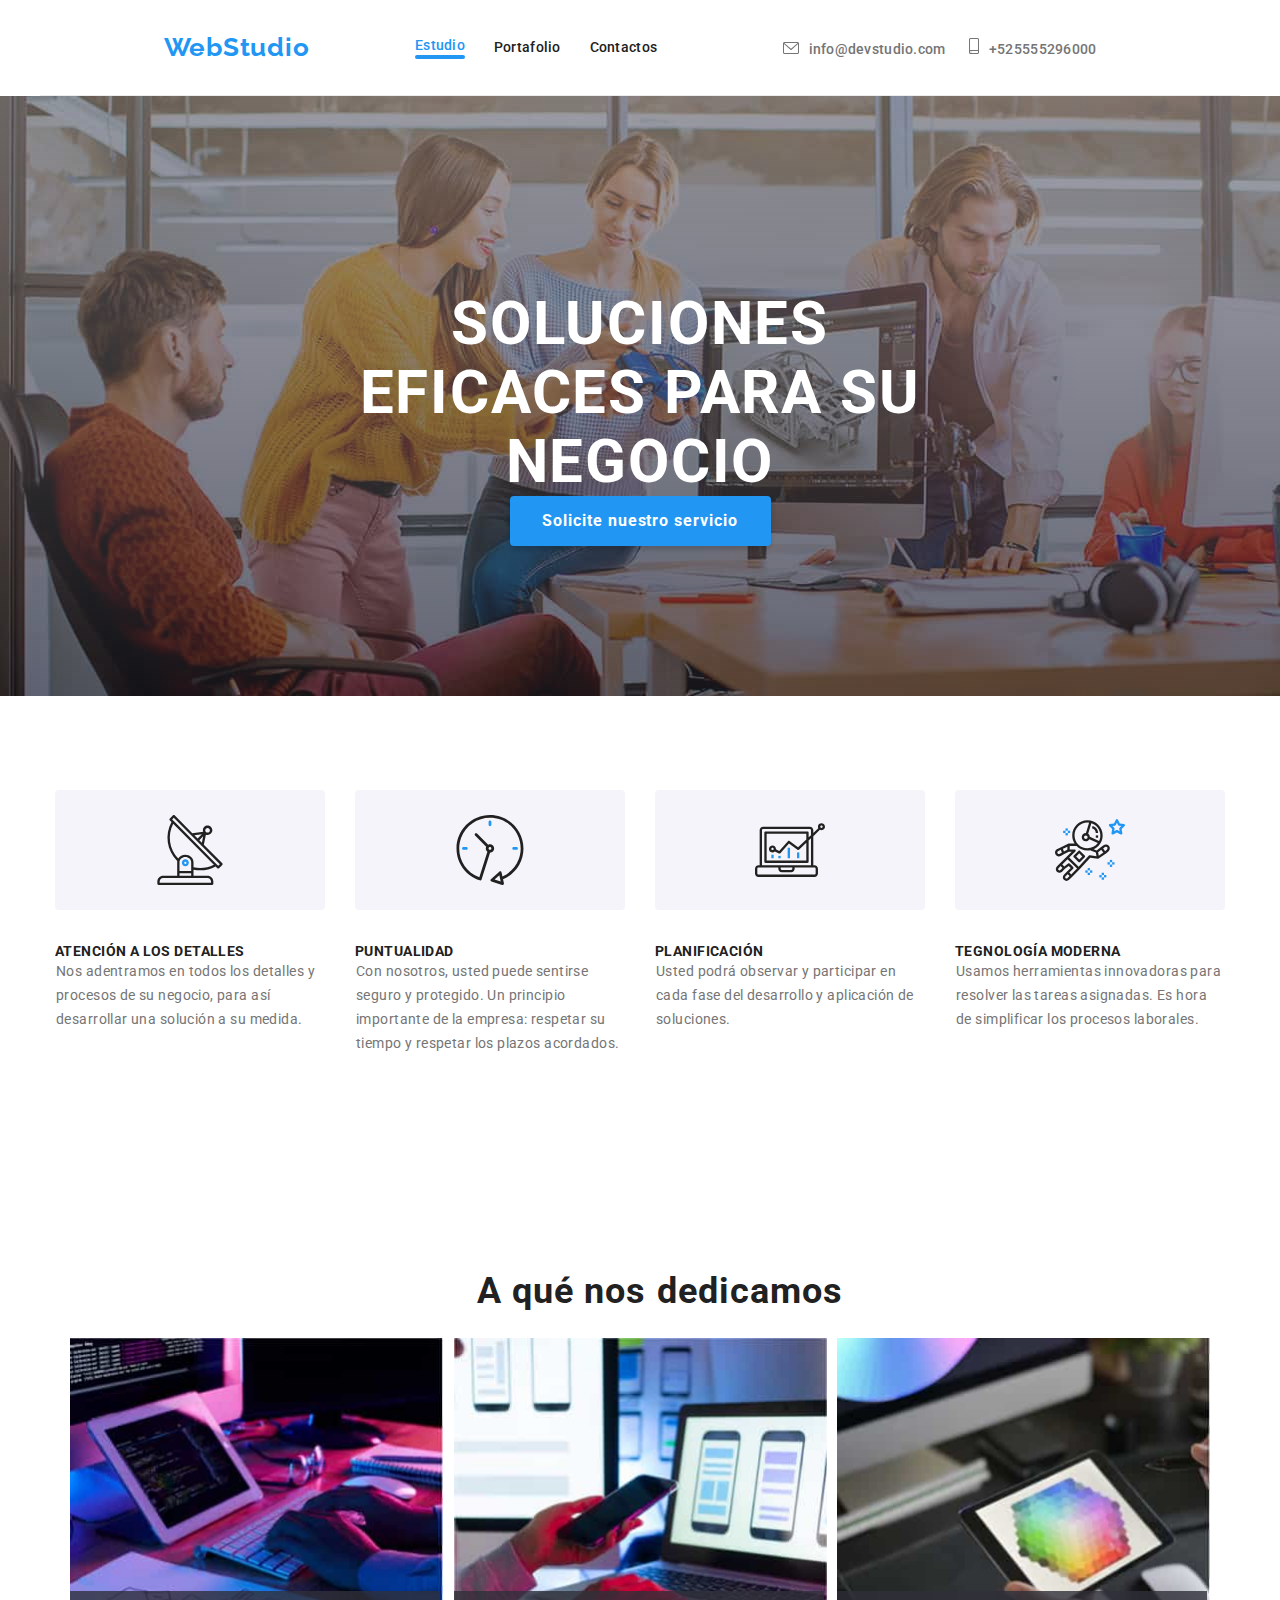
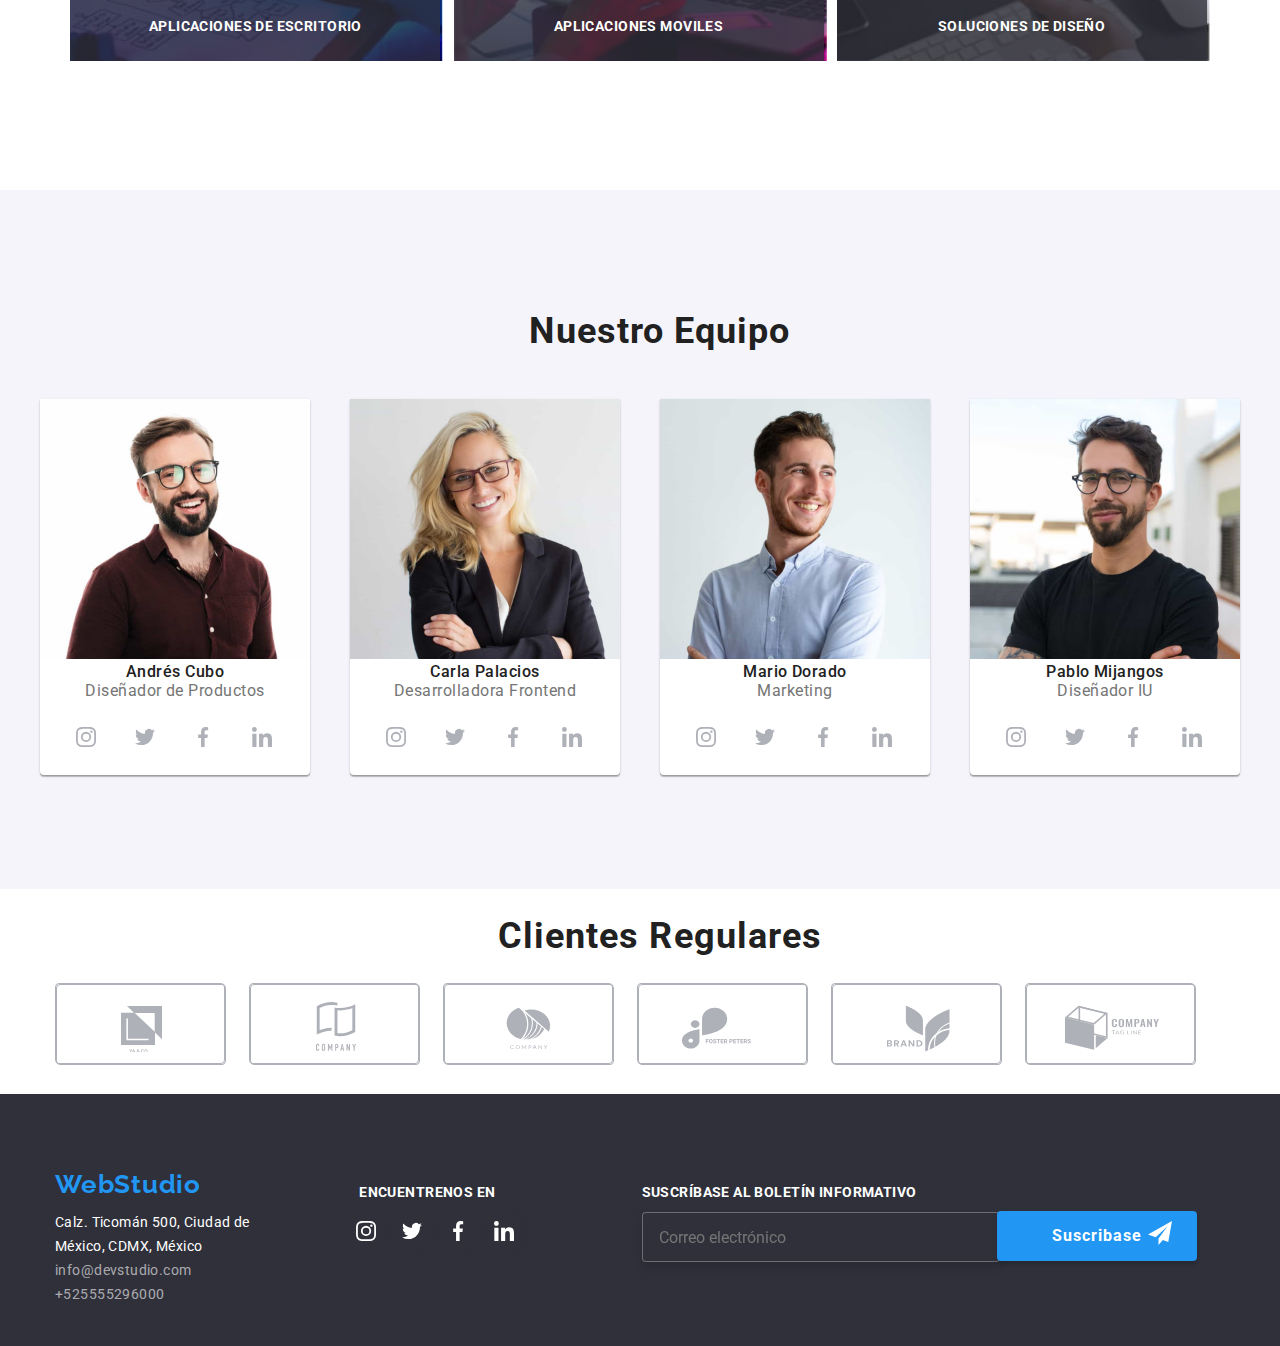
<file: index.html>
<!DOCTYPE html>
<html lang="en">
  <head>
    <meta charset="UTF-8">
    <meta http-equiv="X-UA-Compatible" content="IE=edge">
    <meta name="viewport" content="width=device-width, initial-scale=1.0">
    <title>WebStudio</title>
    <link
      rel="stylesheet"
      href="https://cdnjs.cloudflare.com/ajax/libs/modern-normalize/1.1.0/modern-normalize.css">
    <link rel="stylesheet" href="./css/styles.css">
    <link rel="stylesheet" href="./css/main.min.css">
    <link rel="preconnect" href="https://fonts.googleapis.com">
    <link rel="preconnect" href="https://fonts.gstatic.com" crossorigin>
    <link
      href="https://fonts.googleapis.com/css2?family=Raleway:wght@700&family=Roboto:wght@400;500;700;900&display=swap"
      rel="stylesheet"
      >
  </head>
  <body>
    <header class="container">
          <ul class="page-header">
            <li><a class="logo" href="index.html">WebStudio</a></li>
            <ul class="menu-list">
            <li><a class="menu-list__link active" href="index.html">Estudio</a></li>
            <li><a class="menu-list__link" href="portfolio.html">Portafolio</a></li>
            <li><a class="menu-list__link" href="#">Contactos</a></li>
            </ul>
            <ul>
            <li class="menu-list__link-contact">
              <a class="menu-list__link-contact" href="mailto:info@devstudio.com">
                    <svg class="menu-list__link-iconmail">
                      <use href="./images/svg/icons.svg#sobre"></use>
                    </svg>info@devstudio.com</a
              >
              <a class="menu-list__link-contact" href="tel:+525555296000">
                    <svg class="menu-list__link-icontel">
                      <use href="./images/svg/icons.svg#telefono"></use>
                    </svg>+525555296000</a>
            </li>
            </ul>
          </ul>
    </header>
    <main>
      <div class="main">
        <section class="container main__title">
          <h1>SOLUCIONES EFICACES PARA SU NEGOCIO</h1>
            <button class="main__button" type="button" data-modal-open>
            Solicite nuestro servicio
          </button>
          <div class="backdrop is-hidden" data-modal>
            <div class="backdrop__modal">
              <button class="backdrop__modal-close" data-modal-close>
                    <svg class="backdrop__modal-closesvg">
                      <use href="./images/svg/icons.svg#close"></use>
                    </svg>
              </button>
              <h3 class="backdrop__modal-title">Deje sus datos, nos contactaremos con usted</h3>

              <form>
                <label class="backdrop__modal-name" for="input-name">
                  Nombre
                </label>
                <div class="backdrop__modal-group">
                <input class="modal-form-input" type="text" name="name" id="input-name" required placeholder="Ingresa tu nombre">
                <svg class="modal-form-svg">
                  <use href="./images/svg/icons.svg#persona-negra"></use>
                </svg>
                </div>
                
                <label class="name" for="input-telefono">
                  Teléfono
                </label>
                <div class="backdrop__modal-group">
                <input class="modal-form-input" type="number" name="telefono" id="input-telefono" required placeholder="Ingresa tu telefono">
                <svg class="modal-form-svg">
                  <use href="./images/svg/icons.svg#tel-negro"></use>
                </svg>
                </div>

                <label class="name" for="input-email">
                  Email
                </label>
                <div class="backdrop__modal-group">
                <input class="modal-form-input" type="email" name="email" id="input-email" required placeholder="Ingresa tu correo">
                <svg class="modal-form-svg">
                  <use href="./images/svg/icons.svg#email"></use>
                </svg>
                </div>

                <label class="name" for="input-coment">
                  Comentarios
                </label>
                <div class="backdrop__modal-group">
                <textarea class="backdrop__modal-textarea" cols="50" rows="5" name="coment" id="input-coment" placeholder="Ingresa el texto">
                </textarea>
                </div>
                
                <div class="backdrop__modal-content">
                  <input type="checkbox" name="input-checkbox" value="terminos">
                <label class="backdrop__modal-check" for="input-checkbox">
                    Estoy de acuerdo con el boletín informativo y acepto los Términos y Condiciones.
                </label>
                </div>
                <button class="backdrop__modal-button" type="submit">Enviar</button>
              </form>

            </div>
          </div>
        </section>
      </div>
      <section>
        <div class="ours-services container">
          <ul>
            <li>
                  <a href="#">
                    <svg class="">
                      <use href="./images/svg/icons.svg#antena"></use>
                    </svg>
                  </a>
            </li>
           <li>
            ATENCIÓN A LOS DETALLES
            <p class="ours-services__text">
              Nos adentramos en todos los detalles y procesos de su negocio,
              para así desarrollar una solución a su medida.
            </p>
          </li>
          </ul>
          <ul>
            <li>
                  <a href="#">
                    <svg>
                      <use href="./images/svg/icons.svg#reloj"></use>
                    </svg>
                  </a>
            </li>
            <li>
            PUNTUALIDAD
            <p class="ours-services__text">
              Con nosotros, usted puede sentirse seguro y protegido. Un
              principio importante de la empresa: respetar su tiempo y respetar
              los plazos acordados.
            </p>
          </li>
          </ul>
          <ul>
            <li>
                  <a href="#">
                    <svg class="">
                      <use href="./images/svg/icons.svg#grafica"></use>
                    </svg>
                  </a>
            </li>
          <li>
            PLANIFICACIÓN
            <p class="ours-services__text">
              Usted podrá observar y participar en cada fase del desarrollo y
              aplicación de soluciones.
            </p>
          </li>
          </ul>
          <ul>
            <li>
                  <a href="#">
                    <svg class="">
                      <use href="./images/svg/icons.svg#astronauta"></use>
                    </svg>
                  </a>
            </li>
          <li>
            TEGNOLOGÍA MODERNA
            <p class="ours-services__text">
              Usamos herramientas innovadoras para resolver las tareas
              asignadas. Es hora de simplificar los procesos laborales.
            </p>
          </li>
        </ul>
        </div>
      </section>
      <section>
        <div class="container titles-team">
          <h2 class="titles-team">A qué nos dedicamos</h2>
          <div class="titles-team__images">
          <img
            src="./images/image1.jpg"
            alt="image1"
            width="373"
          >
          <div class="titles-team__bgimages">
            <p>Aplicaciones de Escritorio</p></div>
          </div>
          <div class="titles-team__images">
          <img
            src="./images/image2.jpg"
            alt="image2"
            width="373"
          >
          <div class="titles-team__bgimages">
            <p>Aplicaciones Moviles</p></div>
          </div>
          <div class="titles-team__images">
          <img
            src="./images/image3.jpg"
            alt="image3"
            width="373"
          >
          <div class="titles-team__bgimages">
            <p>Soluciones de Diseño</p></div>
          </div>
        </div>
      </section>
      <section class="bgcolor-team">
        <div class="container">
          <h2 class="titles-team">Nuestro Equipo</h2>
          <ul class="team-container">
            <li class="team-card">
              <img
                src="./images/team1.jpg"
                alt="Diseñador de prouctos"
                width="270"
              >
              <h3 class="title-team">Andrés Cubo</h3>
              <p class="rol-team">Diseñador de Productos</p>
              <div class="redes-icons-team">
                <div class="social-container">
                  <a class="social-container" href="#">
                    <svg class="icon-redes">
                      <use href="./images/svg/icons.svg#instagram"></use>
                    </svg>
                  </a>
                </div>
                 <div class="social-container">
                  <a class="social-container" href="#">
                    <svg class="icon-redes">
                      <use href="./images/svg/icons.svg#twitter"></use>
                    </svg>
                  </a>
                </div>
                  <div class="social-container">
                  <a class="social-container" href="#">
                    <svg class="icon-redes">
                      <use href="./images/svg/icons.svg#facebook"></use>
                    </svg>
                  </a>
                </div>
                  <div class="social-container">
                  <a class="social-container" href="#">
                    <svg class="icon-redes">
                      <use href="./images/svg/icons.svg#linkedin"></use>
                    </svg>
                  </a>
                </div>
                </div>
            </li>
            <li class="team-card">
              <img
                src="./images/team2.jpg"
                alt="Desarroladora Frontend"
                width="270"
              >
              <h3 class="title-team">Carla Palacios</h3>
              <p class="rol-team">Desarrolladora Frontend</p>
              <div class="redes-icons-team">
                <div class="social-container">
                  <a class="social-container" href="#">
                    <svg class="icon-redes">
                      <use href="./images/svg/icons.svg#instagram"></use>
                    </svg>
                  </a>
                </div>
                 <div class="social-container">
                  <a class="social-container" href="#">
                    <svg class="icon-redes">
                      <use href="./images/svg/icons.svg#twitter"></use>
                    </svg>
                  </a>
                </div>
                  <div class="social-container">
                  <a class="social-container" href="#">
                    <svg class="icon-redes">
                      <use href="./images/svg/icons.svg#facebook"></use>
                    </svg>
                  </a>
                </div>
                  <div class="social-container">
                  <a class="social-container" href="#">
                    <svg class="icon-redes">
                      <use href="./images/svg/icons.svg#linkedin"></use>
                    </svg>
                  </a>
                </div>
                </div>
            </li>
            <li class="team-card">
              <img
                src="./images/team3.jpg"
                alt="Marketing"
                width="270"
              >
              <h3 class="title-team">Mario Dorado</h3>
              <p class="rol-team">Marketing</p>
              <div class="redes-icons-team">
                <div class="social-container">
                  <a class="social-container" href="#">
                    <svg class="icon-redes">
                      <use href="./images/svg/icons.svg#instagram"></use>
                    </svg>
                  </a>
                </div>
                 <div class="social-container">
                  <a class="social-container" href="#">
                    <svg class="icon-redes">
                      <use href="./images/svg/icons.svg#twitter"></use>
                    </svg>
                  </a>
                </div>
                  <div class="social-container">
                  <a class="social-container" href="#">
                    <svg class="icon-redes">
                      <use href="./images/svg/icons.svg#facebook"></use>
                    </svg>
                  </a>
                </div>
                  <div class="social-container">
                  <a class="social-container" href="#">
                    <svg class="icon-redes">
                      <use href="./images/svg/icons.svg#linkedin"></use>
                    </svg>
                  </a>
                </div>
                </div>
            </li>
            <li class="team-card">
              <img
                src="./images/team4.jpg"
                alt="Diseñador IU"
                width="270"
              >
              <h3 class="title-team">Pablo Mijangos</h3>
              <p class="rol-team">Diseñador IU</p>
              <div class="redes-icons-team">
                <div class="social-container">
                  <a class="social-container" href="#">
                    <svg class="icon-redes">
                      <use href="./images/svg/icons.svg#instagram"></use>
                    </svg>
                  </a>
                </div>
                 <div class="social-container">
                  <a class="social-container" href="#">
                    <svg class="icon-redes">
                      <use href="./images/svg/icons.svg#twitter"></use>
                    </svg>
                  </a>
                </div>
                  <div class="social-container">
                  <a class="social-container" href="#">
                    <svg class="icon-redes">
                      <use href="./images/svg/icons.svg#facebook"></use>
                    </svg>
                  </a>
                </div>
                  <div class="social-container">
                  <a class="social-container" href="#">
                    <svg class="icon-redes">
                      <use href="./images/svg/icons.svg#linkedin"></use>
                    </svg>
                  </a>
                </div>
                </div>
            </li>
          </ul>
        </div>
      </section>
      
      <section class="container">
          <h2 class="titles-clients">Clientes Regulares</h2>

                <div class="clients-container">
                  <a class="clients-container" href="#">
                    <svg class="clients">
                      <use href="./images/svg/icons.svg#client1"></use>
                    </svg>
                  </a>
                </div>

                <div class="clients-container">
                  <a class="clients-container" href="#">
                    <svg class="clients">
                      <use href="./images/svg/icons.svg#client2"></use>
                    </svg>
                  </a>
                </div>

                <div class="clients-container">
                  <a class="clients-container" href="#">
                    <svg class="clients">
                      <use href="./images/svg/icons.svg#client3"></use>
                    </svg>
                  </a>
                </div>
                
                <div class="clients-container">
                  <a class="clients-container" href="#">
                    <svg class="clients">
                      <use href="./images/svg/icons.svg#client4"></use>
                    </svg>
                  </a>
                </div>

                <div class="clients-container">
                  <a class="clients-container" href="#">
                    <svg class="clients">
                      <use href="./images/svg/icons.svg#client5"></use>
                    </svg>
                  </a>
                </div>

                <div class="clients-container">
                  <a class="clients-container" href="#">
                    <svg class="clients">
                      <use href="./images/svg/icons.svg#client6"></use>
                    </svg>
                  </a>
                </div>
      </section>
    </main>

    <footer class="bg-footer">
        <section class="bg-contain-footer">
        <address>
          <ul>
            <li>
            <a class="logo" href="index.html">WebStudio</a> 
            </li>
            <li class="address">
              Calz. Ticomán 500, Ciudad de México, CDMX, México
            </li>
            <ul class="contact-footer">
            <li>
              <a class="contact-footer" href="mailto:info@devstudio.com"
                >info@devstudio.com</a
              >
            </li>
            <li>
              <a class="contact-footer" href="tel:+525555296000">+525555296000</a>
            </li>
            </ul>
        </ul>
        </address>
        <div>
          <h2 class="title-redes">Encuentrenos en</h2>
              <div class="container-footer">
                <div class="container__social">
                  <a class="container__social" href="#">
                    <svg class="container__social-icon">
                      <use href="./images/svg/icons.svg#instagram"></use>
                    </svg>
                  </a>
                </div>

                 <div class="container__social">
                  <a class="container__social" href="#">
                    <svg class="container__social-icon">
                      <use href="./images/svg/icons.svg#twitter"></use>
                    </svg>
                  </a>
                </div>
                
                  <div class="container__social">
                  <a class="container__social" href="#">
                    <svg class="container__social-icon">
                      <use href="./images/svg/icons.svg#facebook"></use>
                    </svg>
                  </a>
                </div>

                  <div class="container__social">
                  <a class="container__social" href="#">
                    <svg class="container__social-icon">
                      <use href="./images/svg/icons.svg#linkedin"></use>
                    </svg>
                  </a>
                </div>
              </div>
            </div>
            <form>
            <div>
                <label class="suscrib" for="input-sucrib">
                  SUSCRÍBASE al boletín informativo
                </label>
                <div class="suscrib__modal">
                <input class="suscrib__modal-suscrib" type="email" name="suscrib" id="input-suscrib" required placeholder="Correo electrónico">
                <button class="suscrib__botton" type="submit">
                  Suscribase
                <svg class="suscrib_svg">
                  <use href="./images/svg/icons.svg#boton-suscrib"></use>
                </svg>
                </button>
                </div>
              </div>
              </form>
              </section>
    </footer>
    <script src="./js/modal.js"></script>
  </body>
</html>
</file>
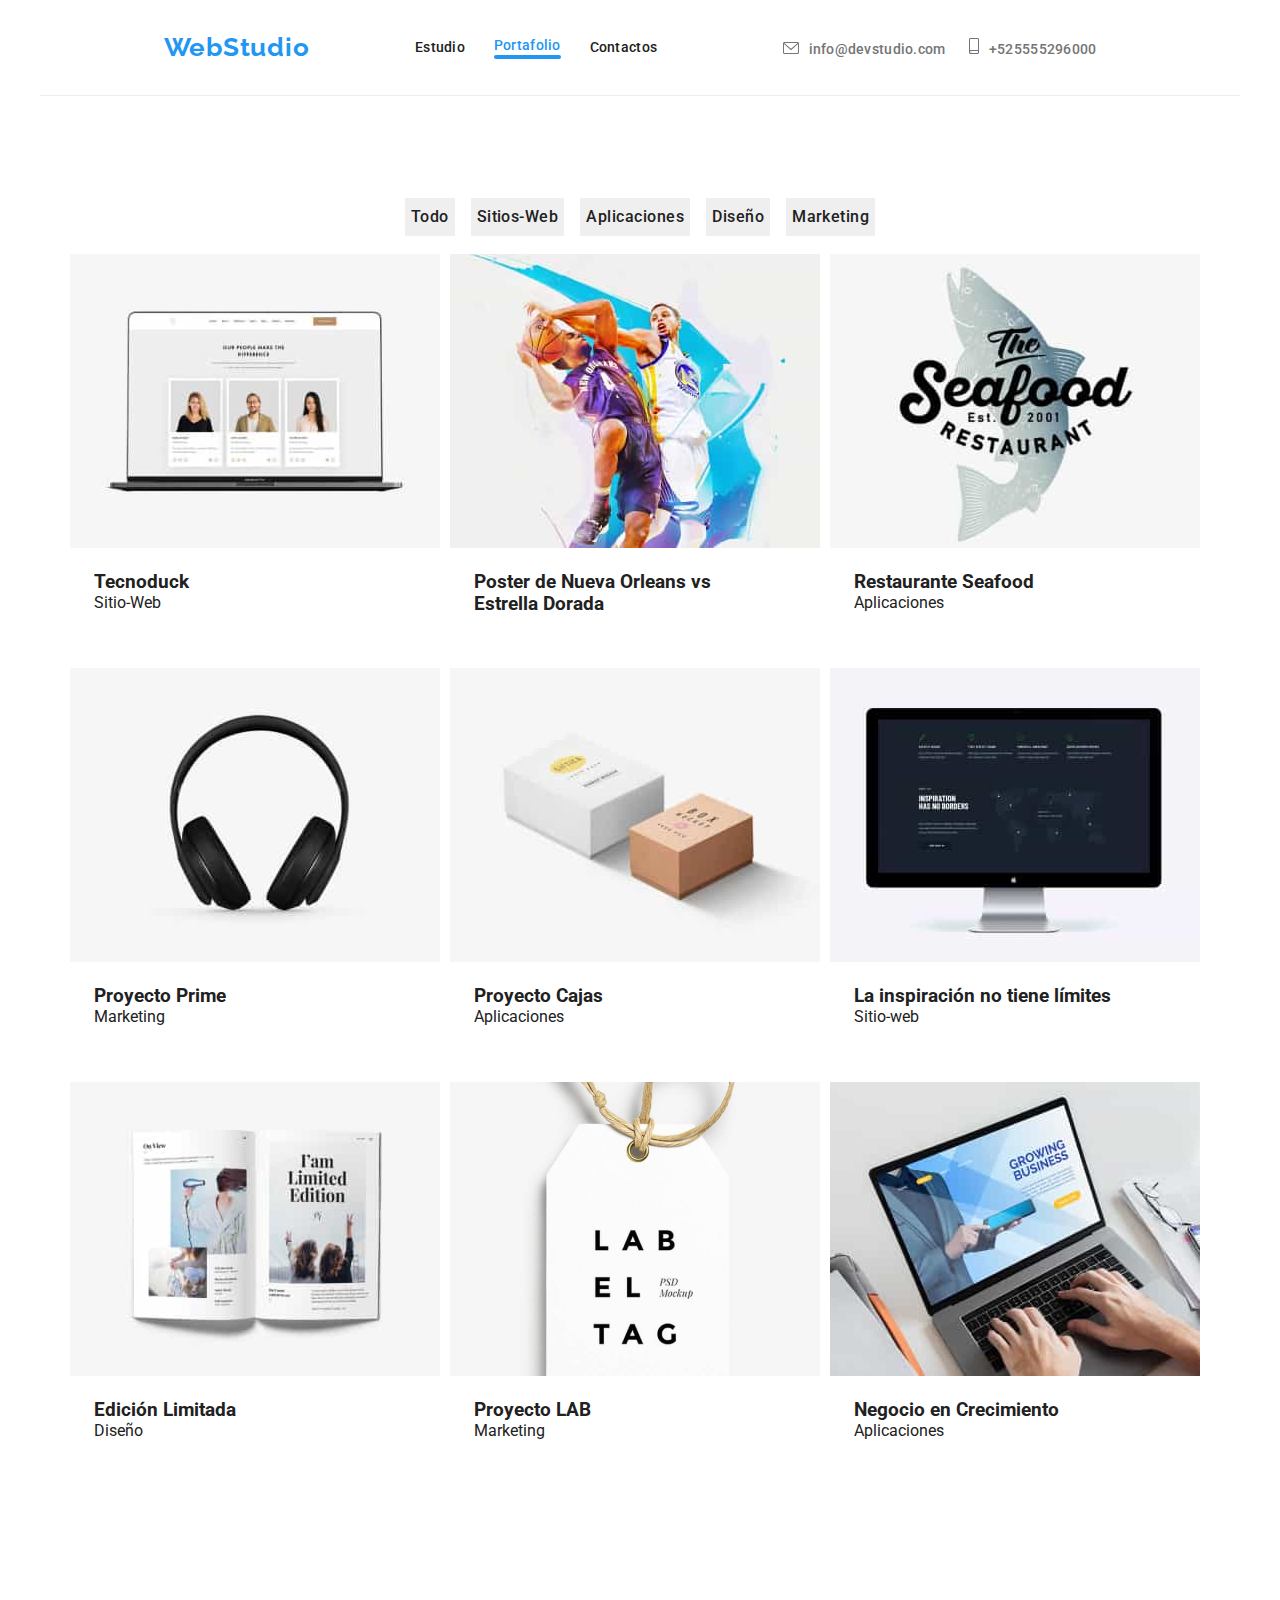
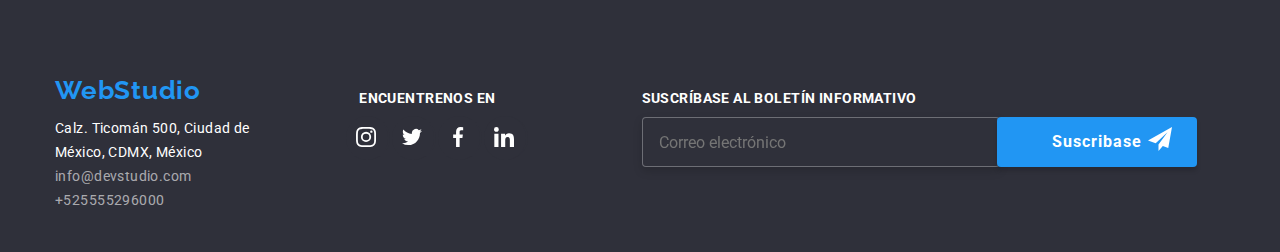
<file: portfolio.html>
<!DOCTYPE html>
<html lang="en">
  <head>
    <meta charset="UTF-8" >
    <meta http-equiv="X-UA-Compatible" content="IE=edge" >
    <meta name="viewport" content="width=device-width, initial-scale=1.0" >
    <title>WebStudio</title>
    <link
      rel="stylesheet"
      href="https://cdnjs.cloudflare.com/ajax/libs/modern-normalize/1.1.0/modern-normalize.css"
    >
    <link rel="stylesheet" href="./css/styles.css" >
    <link rel="stylesheet" href="./css/main.min.css">
    <link rel="preconnect" href="https://fonts.googleapis.com" >
    <link rel="preconnect" href="https://fonts.gstatic.com" crossorigin >
    <link
      href="https://fonts.googleapis.com/css2?family=Raleway:wght@700&family=Roboto:wght@400;500;700;900&display=swap"
      rel="stylesheet"
    >
  </head>
  <body>
    <header class="container">
          <ul class="page-header">
            <li><a class="logo" href="index.html">WebStudio</a></li>
            <ul class="menu-list">
            <li><a class="menu-list__link" href="index.html">Estudio</a></li>
            <li><a class="menu-list__link active" href="portfolio.html">Portafolio</a></li>
            <li><a class="menu-list__link" href="#">Contactos</a></li>
            </ul>
            <li class="menu-list__link-contact">
              <a class="menu-list__link-contact" href="mailto:info@devstudio.com">
                    <svg class="menu-list__link-iconmail">
                      <use href="./images/svg/icons.svg#sobre"></use>
                    </svg>info@devstudio.com</a
              >
              <a class="menu-list__link-contact" href="tel:+525555296000">
                    <svg class="menu-list__link-icontel">
                      <use href="./images/svg/icons.svg#telefono"></use>
                    </svg>+525555296000</a>
            </li>
          </ul>
    </header>
    <main class="menu-select">
      <section>
        <div class="container">
        <ul class="menu-select__buttons">
          <li><button class="buttons" type="button">Todo</button></li>
          <li><button class="buttons" type="button">Sitios-Web</button></li>
          <li><button class="buttons" type="button">Aplicaciones</button></li>
          <li><button class="buttons" type="button">Diseño</button></li>
          <li><button class="buttons" type="button">Marketing</button></li>
        </ul>
        <ul class="proyects">
          <li class="proyects__card">
            <div class="proyects__card-image">
            <img src="./images/tecnoduck.jpg" alt="Tecnoduck" width="370">
            <div class="proyects__card-hove">
              Tecnoduck es una plataforma de distribución de coronavirus de última generación. Las compañías usan esta plataforma para el espionaje digital y los ataques a los servidores seguros de la competencia.
            </div>
            </div>
            <div class="proyects__card-body">
            <h3>Tecnoduck</h3>
            <p>Sitio-Web</p>
            </div>
          </li>
          <li class="proyects__card">
            <div class="proyects__card-image">
            <img src="./images/posterneworle.jpg" alt="poster" width="370">
            <div class="proyects__card-hove">
              <p>Lorem ipsum dolor sit amet consectetur adipisicing elit. Repellendus, maiores! Velit perferendis assumenda tempore molestiae commodi aperiam enim dolorum quia aliquam ab! Ducimus nostrum ipsum, commodi quaerat deleniti ipsa asperiores.</p>
            </div>
            </div>
            <div class="proyects__card-body">
            <h3>Poster de Nueva Orleans vs </h3>
            <h3>Estrella Dorada</h3>
            </div>
          </li>
          <li class="proyects__card">
            <div class="proyects__card-image">
            <img src="./images/seafood.jpg" alt="food" width="370">
            <div class="proyects__card-hove">
              <p>Lorem ipsum dolor sit amet consectetur adipisicing elit. Repellendus, maiores! Velit perferendis assumenda tempore molestiae commodi aperiam enim dolorum quia aliquam ab! Ducimus nostrum ipsum, commodi quaerat deleniti ipsa asperiores.</p>
            </div>
            </div>
            <div class="proyects__card-body">
            <h3>Restaurante Seafood</h3>
            <p>Aplicaciones</p>
            </div>
          </li>
          <li class="proyects__card">
            <div class="proyects__card-image">
            <img src="./images/prime.jpg" alt="Proyecto Prime" width="370">
            <div class="proyects__card-hove">
              <p>Lorem ipsum dolor sit amet consectetur adipisicing elit. Repellendus, maiores! Velit perferendis assumenda tempore molestiae commodi aperiam enim dolorum quia aliquam ab! Ducimus nostrum ipsum, commodi quaerat deleniti ipsa asperiores.</p>
            </div>
            </div>
            <div class="proyects__card-body">
            <h3>Proyecto Prime</h3>
            <p>Marketing</p>
            </div>
          </li>
          <li class="proyects__card">
            <div class="proyects__card-image">
            <img src="./images/box.jpg" alt="Proyecto Cajas" width="370">
            <div class="proyects__card-hove">
              <p>Lorem ipsum dolor sit amet consectetur adipisicing elit. Repellendus, maiores! Velit perferendis assumenda tempore molestiae commodi aperiam enim dolorum quia aliquam ab! Ducimus nostrum ipsum, commodi quaerat deleniti ipsa asperiores.</p>
            </div>
            </div>
            <div class="proyects__card-body">
            <h3>Proyecto Cajas</h3>
            <p>Aplicaciones</p>
            </div>
          </li>
          <li class="proyects__card">
            <div class="proyects__card-image">
            <img
              src="./images/limit.jpg"
              alt="La inspiración no tiene límites"
              width="370"
            >
            <div class="proyects__card-hove">
              <p>Lorem ipsum dolor sit amet consectetur adipisicing elit. Repellendus, maiores! Velit perferendis assumenda tempore molestiae commodi aperiam enim dolorum quia aliquam ab! Ducimus nostrum ipsum, commodi quaerat deleniti ipsa asperiores.</p>
            </div>
            </div>
            <div class="proyects__card-body">
            <h3>La inspiración no tiene límites</h3>
            <p>Sitio-web</p>
            </div>
          </li>
          <li class="proyects__card">
            <div class="proyects__card-image">
            <img src="./images/lab.jpg" alt="Edición Limitada" width="370">
            <div class="proyects__card-hove">
              <p>Lorem ipsum dolor sit amet consectetur adipisicing elit. Repellendus, maiores! Velit perferendis assumenda tempore molestiae commodi aperiam enim dolorum quia aliquam ab! Ducimus nostrum ipsum, commodi quaerat deleniti ipsa asperiores.</p>
            </div>
            </div>
            <div class="proyects__card-body">
            <h3>Edición Limitada</h3>
            <p>Diseño</p>
            </div>
          </li>
          <li class="proyects__card">
            <div class="proyects__card-image">
            <img src="./images/tag.jpg" alt="Proyecto LAB" width="370">
            <div class="proyects__card-hove">
              <p>Lorem ipsum dolor sit amet consectetur adipisicing elit. Repellendus, maiores! Velit perferendis assumenda tempore molestiae commodi aperiam enim dolorum quia aliquam ab! Ducimus nostrum ipsum, commodi quaerat deleniti ipsa asperiores.</p>
            </div>
            </div>
            <div class="proyects__card-body">
            <h3>Proyecto LAB</h3>
            <p>Marketing</p>
            </div>
          </li>
          <li class="proyects__card">
            <div class="proyects__card-image">
            <img
              src="./images/crecimiento.jpg"
              alt="Negocio en Crecimiento"
              width="370"
            >
            <div class="proyects__card-hove">
              <p>Lorem ipsum dolor sit amet consectetur adipisicing elit. Repellendus, maiores! Velit perferendis assumenda tempore molestiae commodi aperiam enim dolorum quia aliquam ab! Ducimus nostrum ipsum, commodi quaerat deleniti ipsa asperiores.</p>
            </div>
            </div>
            <div class="proyects__card-body">
            <h3>Negocio en Crecimiento</h3>
            <p>Aplicaciones</p>
            </div>
          </li>
        </ul>
        </div>
      </section>
    </main>

    <footer class="bg-footer">

        <section class="bg-contain-footer">

        <address>
          <ul>
            <li>
            <a class="logo" href="index.html">WebStudio</a> 
            </li>
            <li class="address">
              Calz. Ticomán 500, Ciudad de México, CDMX, México
            </li>
            <ul class="contact-footer">
            <li>
              <a class="contact-footer" href="mailto:info@devstudio.com"
                >info@devstudio.com</a
              >
            </li>
            <li>
              <a class="contact-footer" href="tel:+525555296000">+525555296000</a>
            </li>
</ul>
        </ul>
        </address>
        <div>
          <h2 class="title-redes">Encuentrenos en</h2>
              <div class="container-footer">
                <div class="container__social">
                  <a class="container__social" href="#">
                    <svg class="container__social-icon">
                      <use href="./images/svg/icons.svg#instagram"></use>
                    </svg>
                  </a>
                </div>

                 <div class="container__social">
                  <a class="container__social" href="#">
                    <svg class="container__social-icon">
                      <use href="./images/svg/icons.svg#twitter"></use>
                    </svg>
                  </a>
                </div>
                
                  <div class="container__social">
                  <a class="container__social" href="#">
                    <svg class="container__social-icon">
                      <use href="./images/svg/icons.svg#facebook"></use>
                    </svg>
                  </a>
                </div>

                  <div class="container__social">
                  <a class="container__social" href="#">
                    <svg class="container__social-icon">
                      <use href="./images/svg/icons.svg#linkedin"></use>
                    </svg>
                  </a>
                </div>
              </div>
            </div>
            <form>
            <div>
                <label class="suscrib" for="input-sucrib">
                  SUSCRÍBASE al boletín informativo
                </label>
                <div class="suscrib__modal">
                <input class="suscrib__modal-form" type="email" name="suscrib" id="input-suscrib" required placeholder="Correo electrónico">
                <button class="suscrib__botton" type="submit">
                  Suscribase
                <svg class="suscrib_svg">
                  <use href="./images/svg/icons.svg#boton-suscrib"></use>
                </svg>
                </button>
                </div>
              </div>
              </form>
              </section>
    </footer>
  </body>
</html>
</file>
<file: css/styles.css>
@import url("../sass/utils/_variables.scss");
</file>
<file: css/main.min.css>
:root{--brand-black: #212121;--brand-blue: #2196f3;--brand-white: #ffffff;--brand-gray: #757575;--brand5-color: #2f303a;--gray-color: #afb1b8}.menu-list{width:300px;display:-webkit-inline-box;display:-ms-inline-flexbox;display:inline-flex;-webkit-box-align:center;-ms-flex-align:center;align-items:center;-webkit-box-pack:space-evenly;-ms-flex-pack:space-evenly;justify-content:space-evenly;-webkit-box-sizing:border-box;box-sizing:border-box}.menu-list .menu-list__link{font-style:normal;font-weight:500;font-size:14px;line-height:16px;letter-spacing:.02em;color:var(--brand-black);text-decoration:none}.menu-list .menu-list__link:hover{color:var(--brand-blue)}.menu-list .menu-list__link:focus{color:var(--brand-blue)}.menu-list .menu-list__link.active{color:var(--brand-blue)}.menu-list .menu-list__link.active::after{position:relative;display:block;content:"";width:100%;height:4px;border-radius:2px;background:var(--brand-blue);-webkit-box-sizing:initial;box-sizing:initial}.menu-list__link-contact{font-family:"Roboto";font-style:normal;font-weight:500;font-size:14px;line-height:16px;letter-spacing:.02em;margin-left:10px;color:var(--brand-gray);list-style:none;text-decoration:none;padding-right:10px}.menu-list__link-contact .menu-list__link-iconmail{-webkit-box-align:center;-ms-flex-align:center;align-items:center;display:-webkit-inline-box;display:-ms-inline-flexbox;display:inline-flex;width:16px;height:12px;fill:#757575;margin-right:10px}.menu-list__link-contact .menu-list__link-icontel{-webkit-box-align:center;-ms-flex-align:center;align-items:center;display:-webkit-inline-box;display:-ms-inline-flexbox;display:inline-flex;width:10px;height:16px;fill:#757575;margin-right:10px}.menu-list__link-contact .menu-list__link-contact:hover{color:var(--brand-blue)}.menu-list__link-contact .menu-list__link-contact:focus{color:var(--brand-blue)}.menu-list__link-contact .menu-list__link-contact:hover .menu-list__link-iconmail,.menu-list__link-contact .menu-list__link-contact:hover .menu-list__link-icontel,.menu-list__link-contact .menu-list__link-contact:focus .menu-list__link-iconmail,.menu-list__link-contact .menu-list__link-contact:focus .menu-list__link-icontel{fill:var(--brand-blue)}.contact-footer{width:231px;font-family:"Roboto";font-style:normal;font-weight:400;font-size:14px;line-height:24px;letter-spacing:.03em;color:rgba(255,255,255,.6);text-decoration:none}.contact-footer .contact-footer:hover{color:var(--brand-blue)}.contact-footer .contact-footer:focus{color:var(--brand-blue)}.main{display:-webkit-box;display:-ms-flexbox;display:flex;padding-bottom:94px;width:100%;height:600px;left:-4px;top:80px;background:var(--brand5-color);-webkit-box-align:center;-ms-flex-align:center;align-items:center;text-align:center;background-image:-webkit-gradient(linear, left bottom, left top, from(rgba(47, 48, 58, 0.4)), to(rgba(196, 196, 196, 0.4))),url("../images/bgimage.jpg");background-image:linear-gradient(to top, rgba(47, 48, 58, 0.4), rgba(196, 196, 196, 0.4)),url("../images/bgimage.jpg");background-size:cover;background-position:0 0;background-repeat:no-repeat}.main .main__title{max-width:696px;max-height:120px;font-family:"Roboto";font-style:normal;font-weight:900;font-size:30px;line-height:auto;letter-spacing:.06em;text-transform:uppercase;color:var(--brand-white)}.main .main__button{width:261px;height:50px;font-style:normal;font-weight:700;font-size:16px;line-height:1.87;-webkit-box-align:center;-ms-flex-align:center;align-items:center;text-align:center;letter-spacing:.06em;background:var(--brand-blue);-webkit-box-shadow:0px 4px 4px rgba(0,0,0,.15);box-shadow:0px 4px 4px rgba(0,0,0,.15);border-radius:4px;cursor:pointer;letter-spacing:.06em;color:var(--brand-white);border:none}.backdrop{position:absolute;-webkit-box-pack:center;-ms-flex-pack:center;justify-content:center;-webkit-box-align:center;-ms-flex-align:center;align-items:center;left:0px;top:0px;width:1600px;height:1024px;background:rgba(0,0,0,.2);display:-webkit-box;display:-ms-flexbox;display:flex}.backdrop .backdrop__modal{position:absolute;width:528px;height:581px;top:10%;background-color:var(--brand-white);opacity:1px;-webkit-box-shadow:0px 1px 3px rgba(0,0,0,.12),0px 1px 1px rgba(0,0,0,.14),0px 2px 1px rgba(0,0,0,.2);box-shadow:0px 1px 3px rgba(0,0,0,.12),0px 1px 1px rgba(0,0,0,.14),0px 2px 1px rgba(0,0,0,.2);border-radius:4px;padding:40px}.backdrop .backdrop__modal-close{-webkit-box-sizing:border-box;box-sizing:border-box;position:absolute;width:30px;height:30px;left:496px;top:1px;background-color:var(--brand-white);border:1px solid rgba(0,0,0,.1);border-radius:50%;padding-top:6px;padding-left:5px;-webkit-box-align:center;-ms-flex-align:center;align-items:center}.backdrop .backdrop__modal-closesvg{width:18px;height:18px;position:absolute;top:6px;left:5px}.backdrop .backdrop__modal-close:hover,.backdrop .backdrop__modal-close:focus{fill:var(--brand-blue)}.backdrop .backdrop__modal-title{width:448px;height:23px;font-family:"Roboto";font-style:normal;font-weight:700;font-size:20px;line-height:23px;letter-spacing:.03em;color:var(--brand-black);text-transform:none}.backdrop .backdrop__modal-name{display:-webkit-box;display:-ms-flexbox;display:flex;width:44px;height:14px;font-family:"Roboto";font-style:normal;font-weight:400;font-size:12px;line-height:14px;letter-spacing:.01em;color:var(--brand-gray);text-transform:none;text-align:left;padding:12px;margin-bottom:4px}.backdrop .backdrop__modal-group{position:relative}.backdrop .modal-form-input{display:block;width:100%;height:40px;border:1px solid rgba(33,33,33,.2);border-radius:4px;outline:none;padding-left:40px;font-size:50%}.backdrop .modal-form-input:focus,.backdrop .modal-form-input:hover,.backdrop textarea:hover,.backdrop textarea:focus,.backdrop .suscrib__modal-suscrib:hover,.backdrop .suscrib__modal-suscrib:focus,.backdrop .modal-form-input-suscrib2:hover{border:1px solid var(--brand-blue)}.backdrop .modal-form-svg{width:18px;height:18px;position:absolute;top:14px;left:15px}.backdrop .modal-form-input:hover+.modal-form-svg,.backdrop .modal-form-input:focus+.modal-form-svg{fill:var(--brand-blue)}.backdrop .backdrop__modal-textarea{width:100%;-webkit-box-shadow:0px 1px 3px rgba(0,0,0,.12),0px 1px 1px rgba(0,0,0,.14),0px 2px 1px rgba(0,0,0,.2);box-shadow:0px 1px 3px rgba(0,0,0,.12),0px 1px 1px rgba(0,0,0,.14),0px 2px 1px rgba(0,0,0,.2);border-radius:4px;outline:none;padding:12px;padding-left:16px;padding-right:16px}.backdrop .backdrop__modal-content{display:-webkit-box;display:-ms-flexbox;display:flex;-webkit-box-align:center;-ms-flex-align:center;align-items:center;gap:4px;padding-bottom:25px}.backdrop input[type=checkbox]:checked{background:var(--brand-blue);color:#fff}.backdrop input[type=checkbox]{cursor:pointer;-webkit-appearance:none;-moz-appearance:none;appearance:none;outline:0;background:#d3d3d3;height:15px;width:16px;border:1px solid #fff;color:#fff}.backdrop input[type=checkbox]:after{content:" ";position:relative;left:30%;width:50%;height:100%;border:solid var(--brand-white);border-width:0 2px 2px 0;-webkit-transform:rotate(50deg);transform:rotate(50deg);display:none}.backdrop input[type=checkbox]:checked:after{display:block}.backdrop .backdrop__modal-check{display:-webkit-box;display:-ms-flexbox;display:flex;width:400.62px;height:24px;font-family:"Roboto";font-style:normal;font-weight:400;font-size:14px;line-height:24px;letter-spacing:.03em;text-transform:none;color:var(--brand-gray);text-align:justify}.backdrop .backdrop__modal-button{padding:10px 75px 10px 75px;color:var(--brand-white);background:#188ce8;-webkit-box-shadow:0px 4px 4px rgba(0,0,0,.15);box-shadow:0px 4px 4px rgba(0,0,0,.15);border-radius:4px;outline:none;margin-bottom:50%;border:none}.is-hidden{visibility:hidden;opacity:0;pointer-events:none}.ours-services{display:-webkit-box;display:-ms-flexbox;display:flex;font-style:normal;font-weight:700;font-size:14px;line-height:1.14;letter-spacing:.03em;color:var(--brand-black)}.ours-services .ours-services__text{font-style:normal;font-weight:400;font-size:14px;line-height:1.71;letter-spacing:.03em;color:var(--brand-gray);margin-left:1px;width:270px}.titles-team,.titles-clients{font-style:normal;font-weight:700;font-size:36px;line-height:2.62;text-align:center;letter-spacing:.03em;color:var(--brand-black);margin-left:40px}.titles-team .titles-team__images,.titles-clients .titles-team__images{display:-webkit-inline-box;display:-ms-inline-flexbox;display:inline-flex;font-family:"Roboto";font-style:normal;font-weight:700;font-size:14px;line-height:16px;text-align:center;letter-spacing:.03em;text-transform:uppercase;color:#fff}.titles-team .titles-team__bgimages,.titles-clients .titles-team__bgimages{position:absolute;width:370px;height:70px;top:1591px;font-style:normal;font-weight:700;font-size:14px;line-height:70px;text-align:center;letter-spacing:.03em;text-transform:uppercase;color:var(--brand-white);background:rgba(47,48,58,.8)}.bgcolor-team{background-color:#f5f4fa}.bgcolor-team .team-container{display:-webkit-box;display:-ms-flexbox;display:flex;-webkit-box-pack:center;-ms-flex-pack:center;justify-content:center}.bgcolor-team .team-card{width:270px;background:var(--brand-white);-webkit-box-shadow:0px 1px 3px rgba(0,0,0,.12),0px 1px 1px rgba(0,0,0,.14),0px 2px 1px rgba(0,0,0,.2);box-shadow:0px 1px 3px rgba(0,0,0,.12),0px 1px 1px rgba(0,0,0,.14),0px 2px 1px rgba(0,0,0,.2);border-radius:0px 0px 4px 4px;margin:20px}.bgcolor-team .title-team{font-style:normal;font-weight:500;font-size:16px;line-height:1.18;text-align:center;letter-spacing:.03em;color:var(--brand-black)}.bgcolor-team .rol-team{font-style:normal;font-weight:400;font-size:16px;line-height:1.18;text-align:center;letter-spacing:.03em;color:var(--brand-gray)}.bgcolor-team .redes-icons-team{-webkit-box-align:center;-ms-flex-align:center;align-items:center;display:-webkit-box;display:-ms-flexbox;display:flex;-webkit-box-pack:justify;-ms-flex-pack:justify;justify-content:space-between;margin:15px;padding-right:10px;padding-left:10px}.bgcolor-team .social-container{display:-webkit-inline-box;display:-ms-inline-flexbox;display:inline-flex;-webkit-box-align:center;-ms-flex-align:center;align-items:center;border-radius:22px;background-color:var(--brand-white);width:44px;height:44px;-webkit-box-pack:center;-ms-flex-pack:center;justify-content:center}.bgcolor-team .icon-redes{width:22px;height:22px;fill:var(--gray-color)}.bgcolor-team .social-container:hover{background-color:var(--brand-blue)}.bgcolor-team .social-container:focus{background-color:var(--brand-blue)}.bgcolor-team .social-container:hover .icon-redes{fill:var(--brand-white)}.bgcolor-team .social-container:focus .icon-redes{fill:var(--brand-white)}.clients-container{display:-webkit-inline-box;display:-ms-inline-flexbox;display:inline-flex;width:170px;height:81px;margin-right:20px;margin-bottom:30px;border:1px solid var(--gray-color);border-radius:4px}.clients-container .clients-container:focus{background-color:var(--brand-white);border:var(--brand-blue)}.clients-container .clients-container:focus .clients{fill:var(--brand-blue)}.clients-container .clients-container:hover{border-color:var(--brand-blue)}.clients-container .clients-container .clients:hover{fill:var(--brand-blue)}.clients-container .clients{width:170px;height:81px;margin-bottom:30px;padding:14px 32px;fill:var(--gray-color)}.bg-footer{padding-top:15px;width:100%;height:252px;background:var(--brand5-color)}.bg-footer .bg-contain-footer{display:-webkit-box;display:-ms-flexbox;display:flex;padding:0 15px;width:1200px;margin:0 auto;padding-top:60px}.bg-footer .address{width:231px;font-family:"Roboto";font-style:normal;font-weight:400;font-size:14px;line-height:24px;letter-spacing:.03em;color:var(--brand-white);padding-top:10px}.container-footer{display:-webkit-box;display:-ms-flexbox;display:flex;padding-left:60px}.container-footer .container__social{position:relative;display:-webkit-box;display:-ms-flexbox;display:flex;-webkit-box-align:center;-ms-flex-align:center;align-items:center;border-radius:22px;background-color:var(--brand5-color);width:44px;height:44px;-webkit-box-pack:center;-ms-flex-pack:center;justify-content:center;margin-right:2px}.container-footer .container__social:hover{background-color:var(--brand-blue)}.container-footer .container__social:hover .container__social-icon{fill:var(--brand-white)}.container-footer .container__social:focus{background-color:var(--brand-blue)}.container-footer .container__social:focus .container__social-icon{fill:var(--brand-white)}.container-footer .container__social-icon{display:inherit;left:60px;right:-0.16%;-webkit-box-pack:center;-ms-flex-pack:center;justify-content:center;-webkit-box-align:center;-ms-flex-align:center;align-items:center;width:22px;height:22px;fill:var(--brand-white)}.title-redes{-webkit-box-align:center;-ms-flex-align:center;align-items:center;font-family:"Roboto";font-style:normal;font-weight:700;font-size:14px;line-height:16px;letter-spacing:.03em;text-transform:uppercase;color:var(--brand-white);padding-top:15px;margin-bottom:10px;margin-left:30%}.suscrib{position:absolute;width:275px;height:16px;left:47%;font-family:"Roboto";font-style:normal;font-weight:700;font-size:14px;line-height:16px;letter-spacing:.03em;text-transform:uppercase;color:var(--brand-white);margin-top:15px;margin-left:40px;margin-bottom:20px}.suscrib__modal .suscrib__modal-suscrib{-webkit-box-sizing:border-box;box-sizing:border-box;position:absolute;width:358px;height:50px;left:47%;top:2812px;border:1px solid rgba(255,255,255,.3);-webkit-filter:drop-shadow(0px 4px 4px rgba(0, 0, 0, 0.15));filter:drop-shadow(0px 4px 4px rgba(0, 0, 0, 0.15));border-radius:4px;padding:15px 45px 15px 16px;background-color:var(--brand5-color);margin-left:40px}.suscrib__modal .suscrib__botton{position:relative;width:200px;height:50px;left:415px;top:42px;background:var(--brand-blue);-webkit-box-shadow:0px 4px 4px rgba(0,0,0,.15);box-shadow:0px 4px 4px rgba(0,0,0,.15);border-radius:4px;border:none;margin-left:52px;font-family:"Roboto";font-style:normal;font-weight:700;font-size:16px;line-height:30px;letter-spacing:.06em;color:var(--brand-white);padding:10px}.suscrib__modal .suscrib_svg{position:absolute;width:24px;height:24px;left:75.31%;right:15.19%;background:var(--brand-blue)}.suscrib__modal .suscrib__modal-form{-webkit-box-sizing:border-box;box-sizing:border-box;position:absolute;width:358px;height:50px;left:47%;top:1717px;border:1px solid rgba(255,255,255,.3);-webkit-filter:drop-shadow(0px 4px 4px rgba(0, 0, 0, 0.15));filter:drop-shadow(0px 4px 4px rgba(0, 0, 0, 0.15));border-radius:4px;padding:15px 45px 15px 16px;background-color:var(--brand5-color);margin-left:40px}.menu-select{width:100%;background:var(--brand-white);text-align:center}.menu-select .menu-select__buttons{display:-webkit-box;display:-ms-flexbox;display:flex;-webkit-box-pack:center;-ms-flex-pack:center;justify-content:center}.menu-select .menu-select__buttons .buttons{font-style:normal;font-weight:500;font-size:16px;line-height:1.62;text-align:center;letter-spacing:.03em;color:var(--brand-black);cursor:pointer;margin:8px;padding:6px 6px;border:none}.menu-select .menu-select__buttons .buttons:hover{background-color:var(--brand-blue);color:var(--brand-white);-webkit-box-shadow:0px 3px 1px rgba(0,0,0,.1),0px 1px 2px rgba(0,0,0,.08),0px 2px 2px rgba(0,0,0,.12);box-shadow:0px 3px 1px rgba(0,0,0,.1),0px 1px 2px rgba(0,0,0,.08),0px 2px 2px rgba(0,0,0,.12);border-radius:4px}.menu-select .menu-select__buttons .buttons:focus{background-color:var(--brand-blue);color:var(--brand-white);-webkit-box-shadow:0px 3px 1px rgba(0,0,0,.1),0px 1px 2px rgba(0,0,0,.08),0px 2px 2px rgba(0,0,0,.12);box-shadow:0px 3px 1px rgba(0,0,0,.1),0px 1px 2px rgba(0,0,0,.08),0px 2px 2px rgba(0,0,0,.12);border-radius:4px}.proyects{-webkit-box-sizing:border-box;box-sizing:border-box;display:-webkit-box;display:-ms-flexbox;display:flex;-ms-flex-wrap:wrap;flex-wrap:wrap;margin:10px;-webkit-box-pack:center;-ms-flex-pack:center;justify-content:center}.proyects .proyects__card{width:370px;height:404px;background:var(--brand-white);margin-right:10px;margin-bottom:10px}.proyects .proyects__card-image{position:relative;overflow:hidden}.proyects .proyects__card:hover .proyects__card-hove{-webkit-transform:translateY(0%);transform:translateY(0%)}.proyects .proyects__card:hover{border:1px solid #eee;-webkit-box-shadow:0px 1px 1px rgba(0,0,0,.12),0px 4px 4px rgba(0,0,0,.06),1px 4px 6px rgba(0,0,0,.16);box-shadow:0px 1px 1px rgba(0,0,0,.12),0px 4px 4px rgba(0,0,0,.06),1px 4px 6px rgba(0,0,0,.16)}.proyects .proyects__card-hove{position:absolute;top:0;height:294px;width:370px;background:rgba(33,150,243,.9);padding:63px 24px;letter-spacing:.03em;color:var(--brand-white);text-align:left;-webkit-transform:translateY(102%);transform:translateY(102%);-webkit-transition:-webkit-transform 250ms ease;transition:-webkit-transform 250ms ease;transition:transform 250ms ease;transition:transform 250ms ease, -webkit-transform 250ms ease;-webkit-transition-timing-function:cubic-bezier(0.4, 0, 0.2, 1);transition-timing-function:cubic-bezier(0.4, 0, 0.2, 1)}.proyects .proyects__card-body{padding:20px 24px;text-align:left}*{-webkit-box-sizing:border-box;box-sizing:border-box;margin:0;padding:0}body{width:100%;font-family:"Roboto",sans-serif;color:#212121;list-style-type:none}header{border-bottom:1px solid #ececec;margin-top:20px}li{list-style-type:none}section{padding-top:94px;padding-bottom:94px}textarea{resize:none;font-family:inherit;font-size:50%;border:1px solid rgba(33,33,33,.2);border-radius:4px;outline:none}.logo{width:145px;font-family:"Raleway",sans-serif;font-style:normal;font-weight:700;font-size:26px;line-height:31px;letter-spacing:.03em;color:#2196f3;text-decoration:none}.container{padding:0 15px;width:1200px;margin:0 auto}.page-header{display:-webkit-box;display:-ms-flexbox;display:flex;-webkit-box-align:center;-ms-flex-align:center;align-items:center;-webkit-box-pack:space-evenly;-ms-flex-pack:space-evenly;justify-content:space-evenly;padding:32px}/*# sourceMappingURL=main.min.css.map */
</file>
